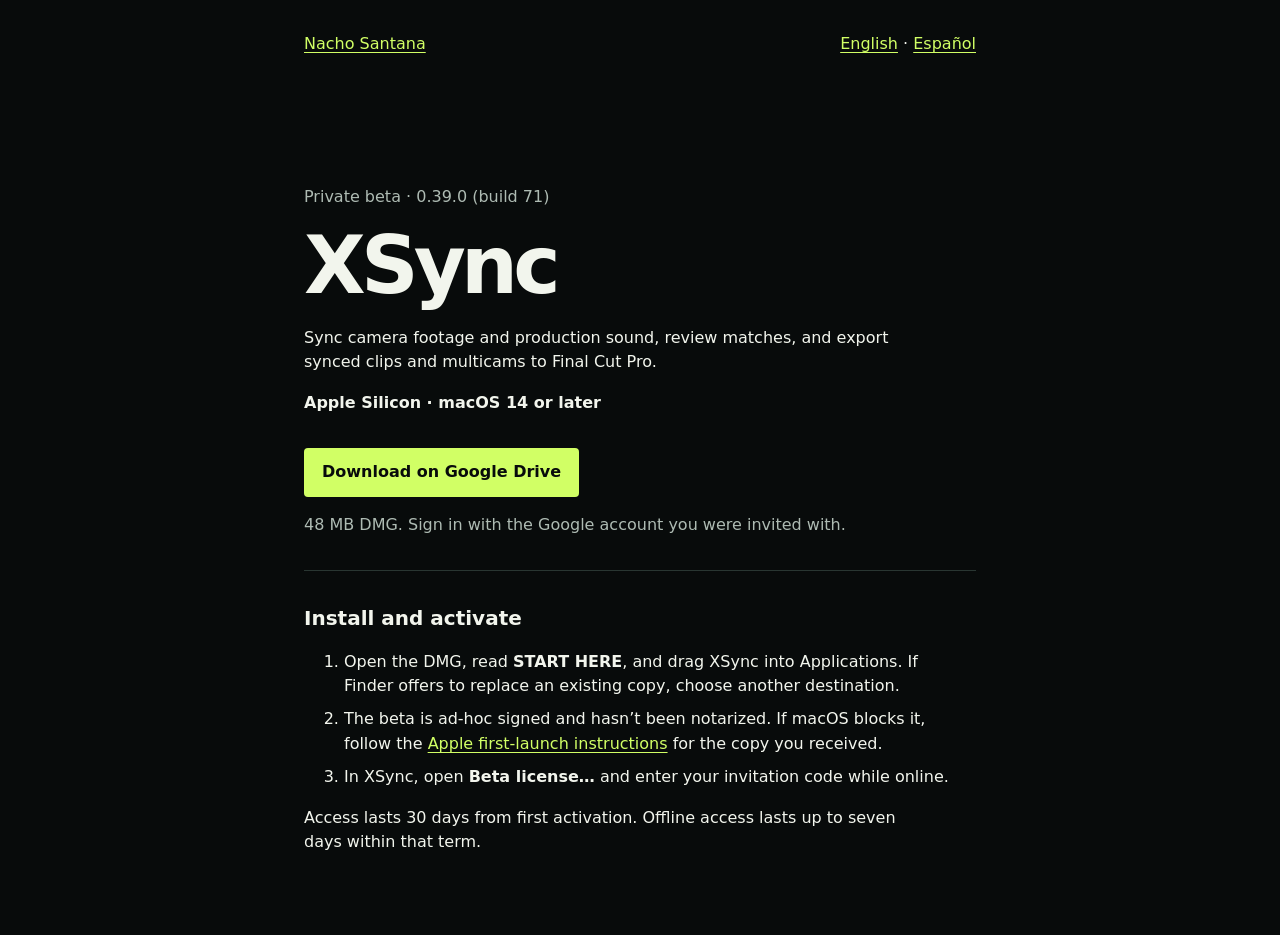
<file: syncpoint/index.html>
<!doctype html>
<html lang="en">
<head>
  <meta charset="utf-8">
  <meta name="viewport" content="width=device-width, initial-scale=1">
  <meta name="robots" content="noindex">
  <link rel="canonical" href="https://cutbynacho.com/xsync/">
  <title>XSync private beta</title>
  <noscript><meta http-equiv="refresh" content="0; url=/xsync/"></noscript>
  <script>location.replace('/xsync/' + location.search + location.hash);</script>
</head>
<body>
  <p><a href="/xsync/">Open the XSync private beta page</a></p>
</body>
</html>
</file>
